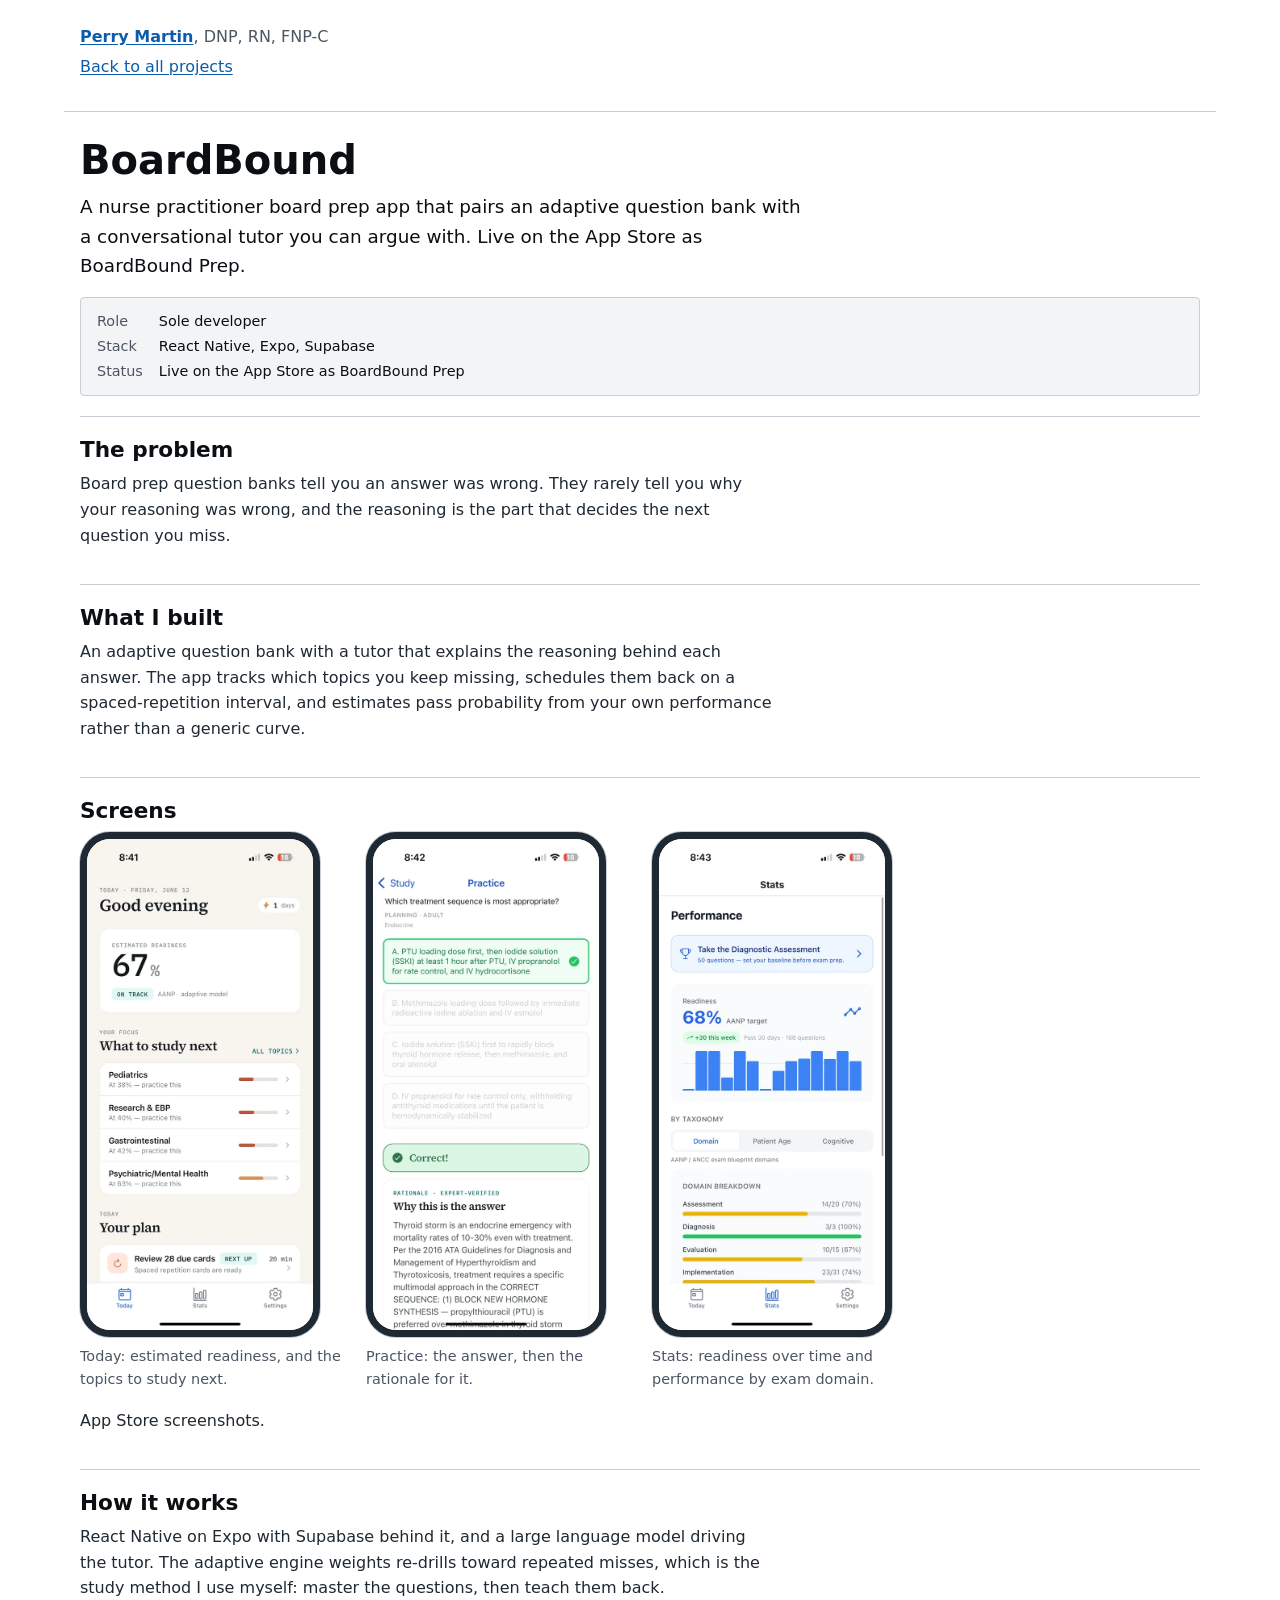
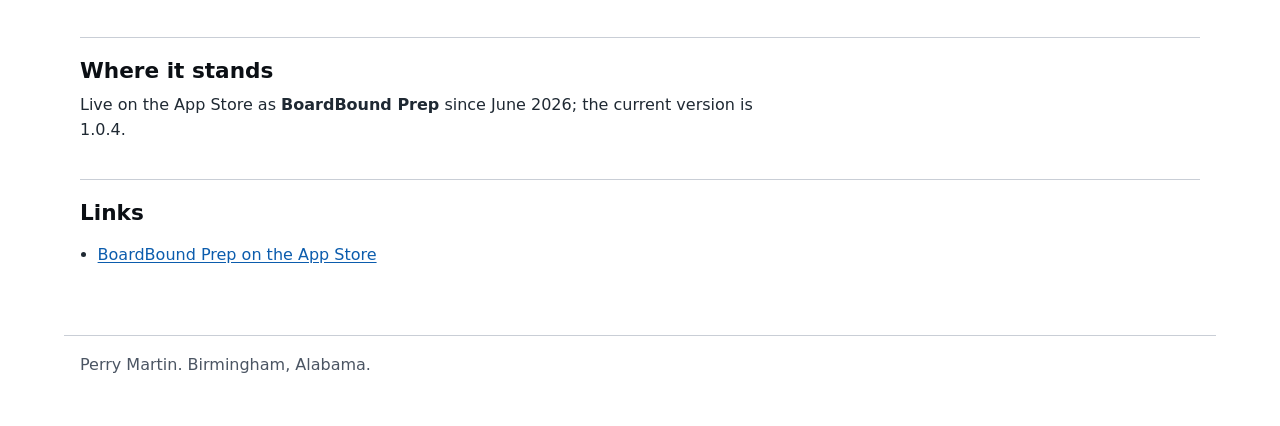
<file: projects/boardbound/index.html>
<!doctype html>
<html lang="en">
<head>
<meta charset="utf-8">
<meta name="viewport" content="width=device-width, initial-scale=1">
<title>BoardBound | Perry Martin</title>
<meta name="description" content="BoardBound Prep: a nurse practitioner board prep app pairing an adaptive question bank with a conversational tutor.">
<!--
  Case-study page (SPEC section 13). Static: no script, the shared stylesheet,
  every word in this file. Every factual claim has a row in CLAIMS.md.
  House style: no em-dashes, no en-dashes.
-->
<link rel="stylesheet" href="../../styles.css">
</head>

<body>

<a class="skip" href="#content">Skip to content</a>

<header class="identity">
  <p class="crumb"><a href="../../">Perry Martin</a><span class="creds">, DNP, RN, FNP-C</span></p>
  <p><a href="../../#boardbound">Back to all projects</a></p>
</header>

<main id="content" class="case-study">
  <h1>BoardBound</h1>
  <p class="lede">
    A nurse practitioner board prep app that pairs an adaptive question bank with a conversational
    tutor you can argue with. Live on the App Store as BoardBound Prep.
  </p>

  <dl class="meta">
    <dt>Role</dt><dd>Sole developer</dd>
    <dt>Stack</dt><dd>React Native, Expo, Supabase</dd>
    <dt>Status</dt><dd>Live on the App Store as BoardBound Prep</dd>
  </dl>

  <section aria-labelledby="problem-h">
    <h2 id="problem-h">The problem</h2>
    <p>
      Board prep question banks tell you an answer was wrong. They rarely tell you why your
      reasoning was wrong, and the reasoning is the part that decides the next question you miss.
    </p>
  </section>

  <section aria-labelledby="built-h">
    <h2 id="built-h">What I built</h2>
    <p>
      An adaptive question bank with a tutor that explains the reasoning behind each answer. The app
      tracks which topics you keep missing, schedules them back on a spaced-repetition interval, and
      estimates pass probability from your own performance rather than a generic curve.
    </p>
  </section>

  <section aria-labelledby="screens-h">
    <h2 id="screens-h">Screens</h2>
    <div class="gallery">
      <figure class="shot phone">
        <img src="../../img/boardbound-today.webp" width="560" height="1217"
             alt="BoardBound Prep Today screen showing an estimated readiness of 67 percent and a list of topics to study next.">
        <figcaption>Today: estimated readiness, and the topics to study next.</figcaption>
      </figure>
      <figure class="shot phone">
        <img src="../../img/boardbound-rationale.webp" width="560" height="1217"
             alt="BoardBound Prep practice question on thyroid storm treatment, with the correct answer marked and the rationale below it.">
        <figcaption>Practice: the answer, then the rationale for it.</figcaption>
      </figure>
      <figure class="shot phone">
        <img src="../../img/boardbound-stats.webp" width="560" height="1217"
             alt="BoardBound Prep statistics screen showing readiness over time and a breakdown of performance by exam domain.">
        <figcaption>Stats: readiness over time and performance by exam domain.</figcaption>
      </figure>
    </div>
    <p>App Store screenshots.</p>
  </section>

  <section aria-labelledby="how-h">
    <h2 id="how-h">How it works</h2>
    <p>
      React Native on Expo with Supabase behind it, and a large language model driving the tutor.
      The adaptive engine weights re-drills toward repeated misses, which is the study method I use
      myself: master the questions, then teach them back.
    </p>
  </section>

  <section aria-labelledby="stands-h">
    <h2 id="stands-h">Where it stands</h2>
    <p>
      Live on the App Store as <strong>BoardBound Prep</strong> since June 2026; the current version
      is 1.0.4.
    </p>
  </section>

  <section aria-labelledby="links-h">
    <h2 id="links-h">Links</h2>
    <ul class="links">
      <li><a href="https://apps.apple.com/us/app/boardbound-prep/id6761675393">BoardBound Prep on the App Store</a></li>
    </ul>
  </section>
</main>

<footer>
  <p>Perry Martin. Birmingham, Alabama.</p>
</footer>

</body>
</html>
</file>
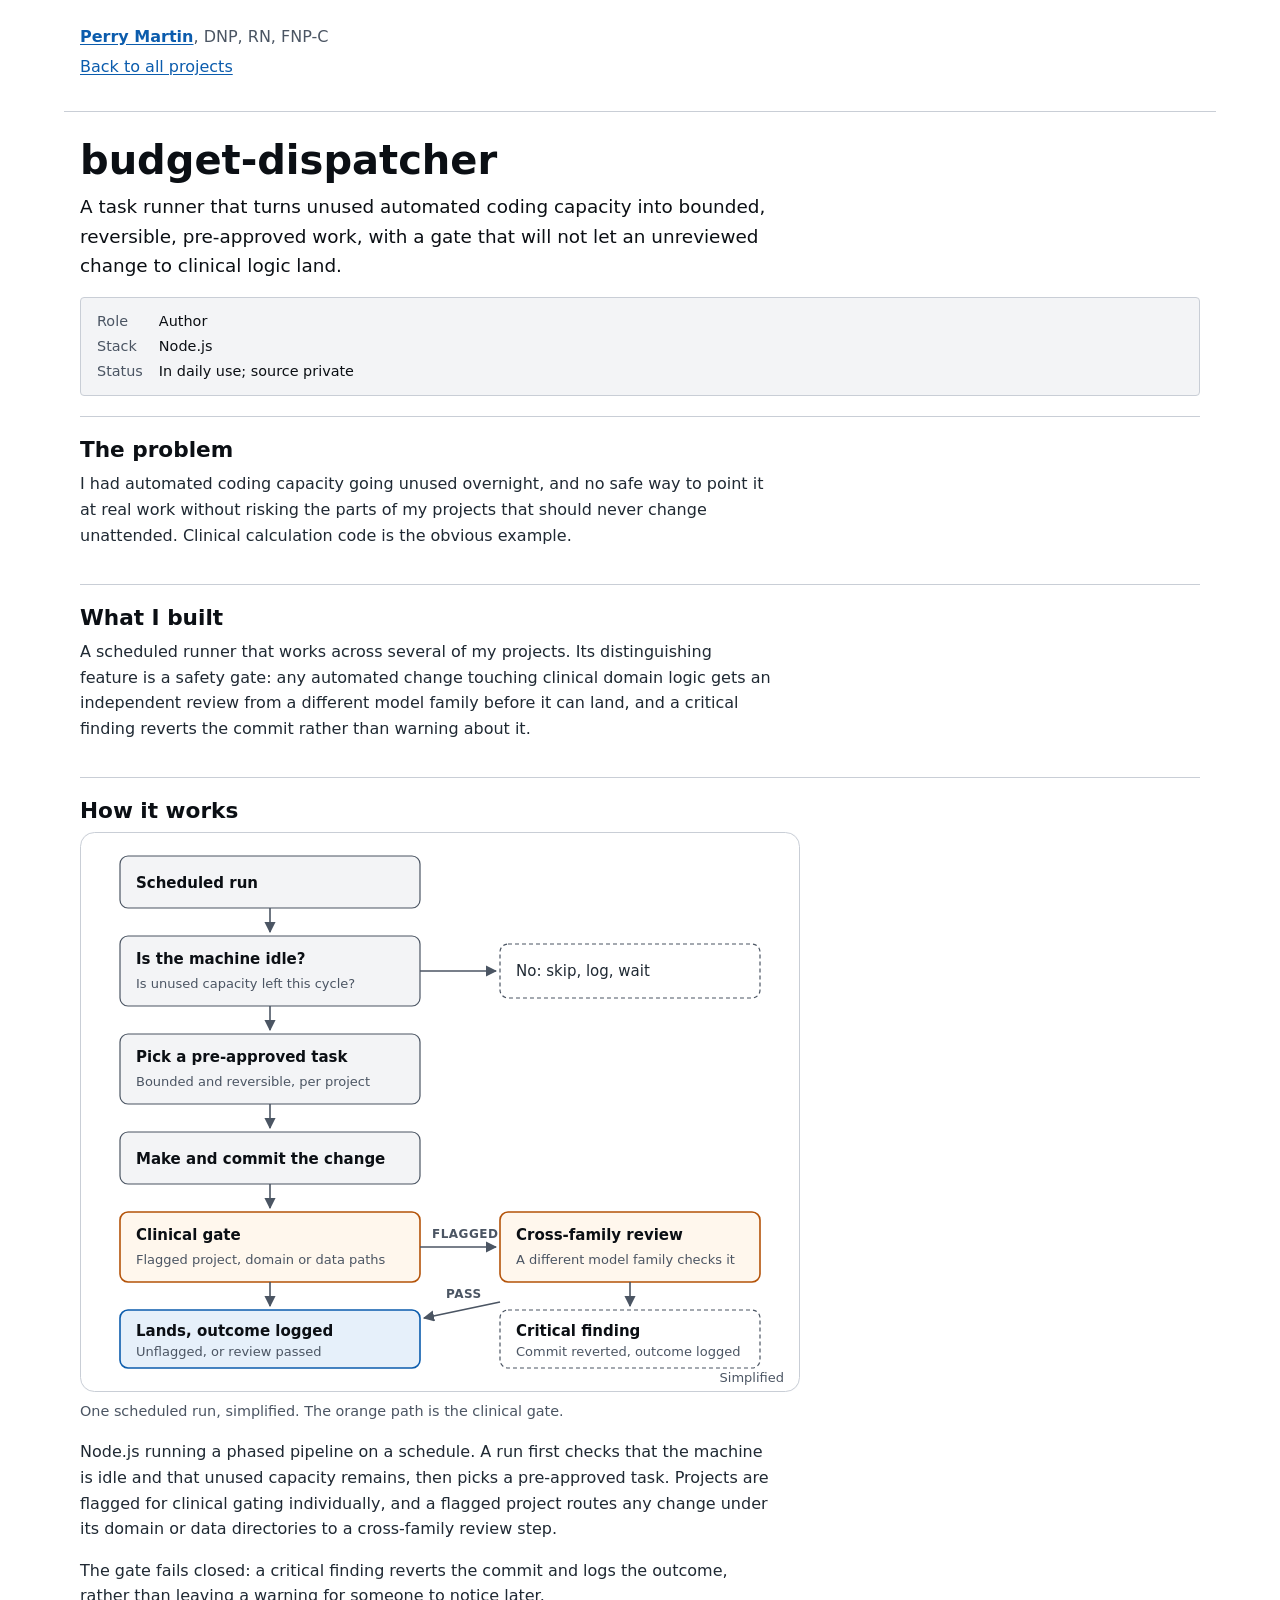
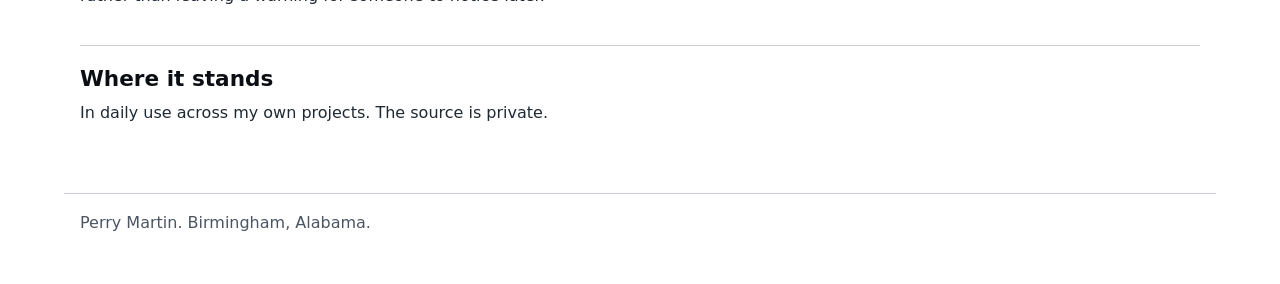
<file: projects/budget-dispatcher/index.html>
<!doctype html>
<html lang="en">
<head>
<meta charset="utf-8">
<meta name="viewport" content="width=device-width, initial-scale=1">
<title>budget-dispatcher | Perry Martin</title>
<meta name="description" content="budget-dispatcher: a task runner that turns unused automated coding capacity into bounded, reversible work, with a fail-closed gate on clinical logic.">
<!--
  Case-study page (SPEC section 13). Static: no script, the shared stylesheet,
  every word in this file. Every factual claim has a row in CLAIMS.md.
  The repository is private, so this page carries no source link.
  House style: no em-dashes, no en-dashes.
-->
<link rel="stylesheet" href="../../styles.css">
</head>

<body>

<a class="skip" href="#content">Skip to content</a>

<header class="identity">
  <p class="crumb"><a href="../../">Perry Martin</a><span class="creds">, DNP, RN, FNP-C</span></p>
  <p><a href="../../#budget-dispatcher">Back to all projects</a></p>
</header>

<main id="content" class="case-study">
  <h1>budget-dispatcher</h1>
  <p class="lede">
    A task runner that turns unused automated coding capacity into bounded, reversible,
    pre-approved work, with a gate that will not let an unreviewed change to clinical logic land.
  </p>

  <dl class="meta">
    <dt>Role</dt><dd>Author</dd>
    <dt>Stack</dt><dd>Node.js</dd>
    <dt>Status</dt><dd>In daily use; source private</dd>
  </dl>

  <section aria-labelledby="problem-h">
    <h2 id="problem-h">The problem</h2>
    <p>
      I had automated coding capacity going unused overnight, and no safe way to point it at real
      work without risking the parts of my projects that should never change unattended. Clinical
      calculation code is the obvious example.
    </p>
  </section>

  <section aria-labelledby="built-h">
    <h2 id="built-h">What I built</h2>
    <p>
      A scheduled runner that works across several of my projects. Its distinguishing feature is a
      safety gate: any automated change touching clinical domain logic gets an independent review
      from a different model family before it can land, and a critical finding reverts the commit
      rather than warning about it.
    </p>
  </section>

  <section aria-labelledby="how-h">
    <h2 id="how-h">How it works</h2>
    <figure class="shot diagram">
      <img src="../../img/budget-dispatcher-flow.svg" width="720" height="560"
           alt="Flow diagram of one budget-dispatcher run: idle and capacity checks, a pre-approved task, a committed change, and a clinical gate that sends flagged changes to a cross-family review, where a critical finding reverts the commit.">
      <figcaption>One scheduled run, simplified. The orange path is the clinical gate.</figcaption>
    </figure>
    <p>
      Node.js running a phased pipeline on a schedule. A run first checks that the machine is idle
      and that unused capacity remains, then picks a pre-approved task. Projects are flagged for
      clinical gating individually, and a flagged project routes any change under its domain or data
      directories to a cross-family review step.
    </p>
    <p>
      The gate fails closed: a critical finding reverts the commit and logs the outcome, rather
      than leaving a warning for someone to notice later.
    </p>
  </section>

  <section aria-labelledby="stands-h">
    <h2 id="stands-h">Where it stands</h2>
    <p>
      In daily use across my own projects. The source is private.
    </p>
  </section>
</main>

<footer>
  <p>Perry Martin. Birmingham, Alabama.</p>
</footer>

</body>
</html>
</file>
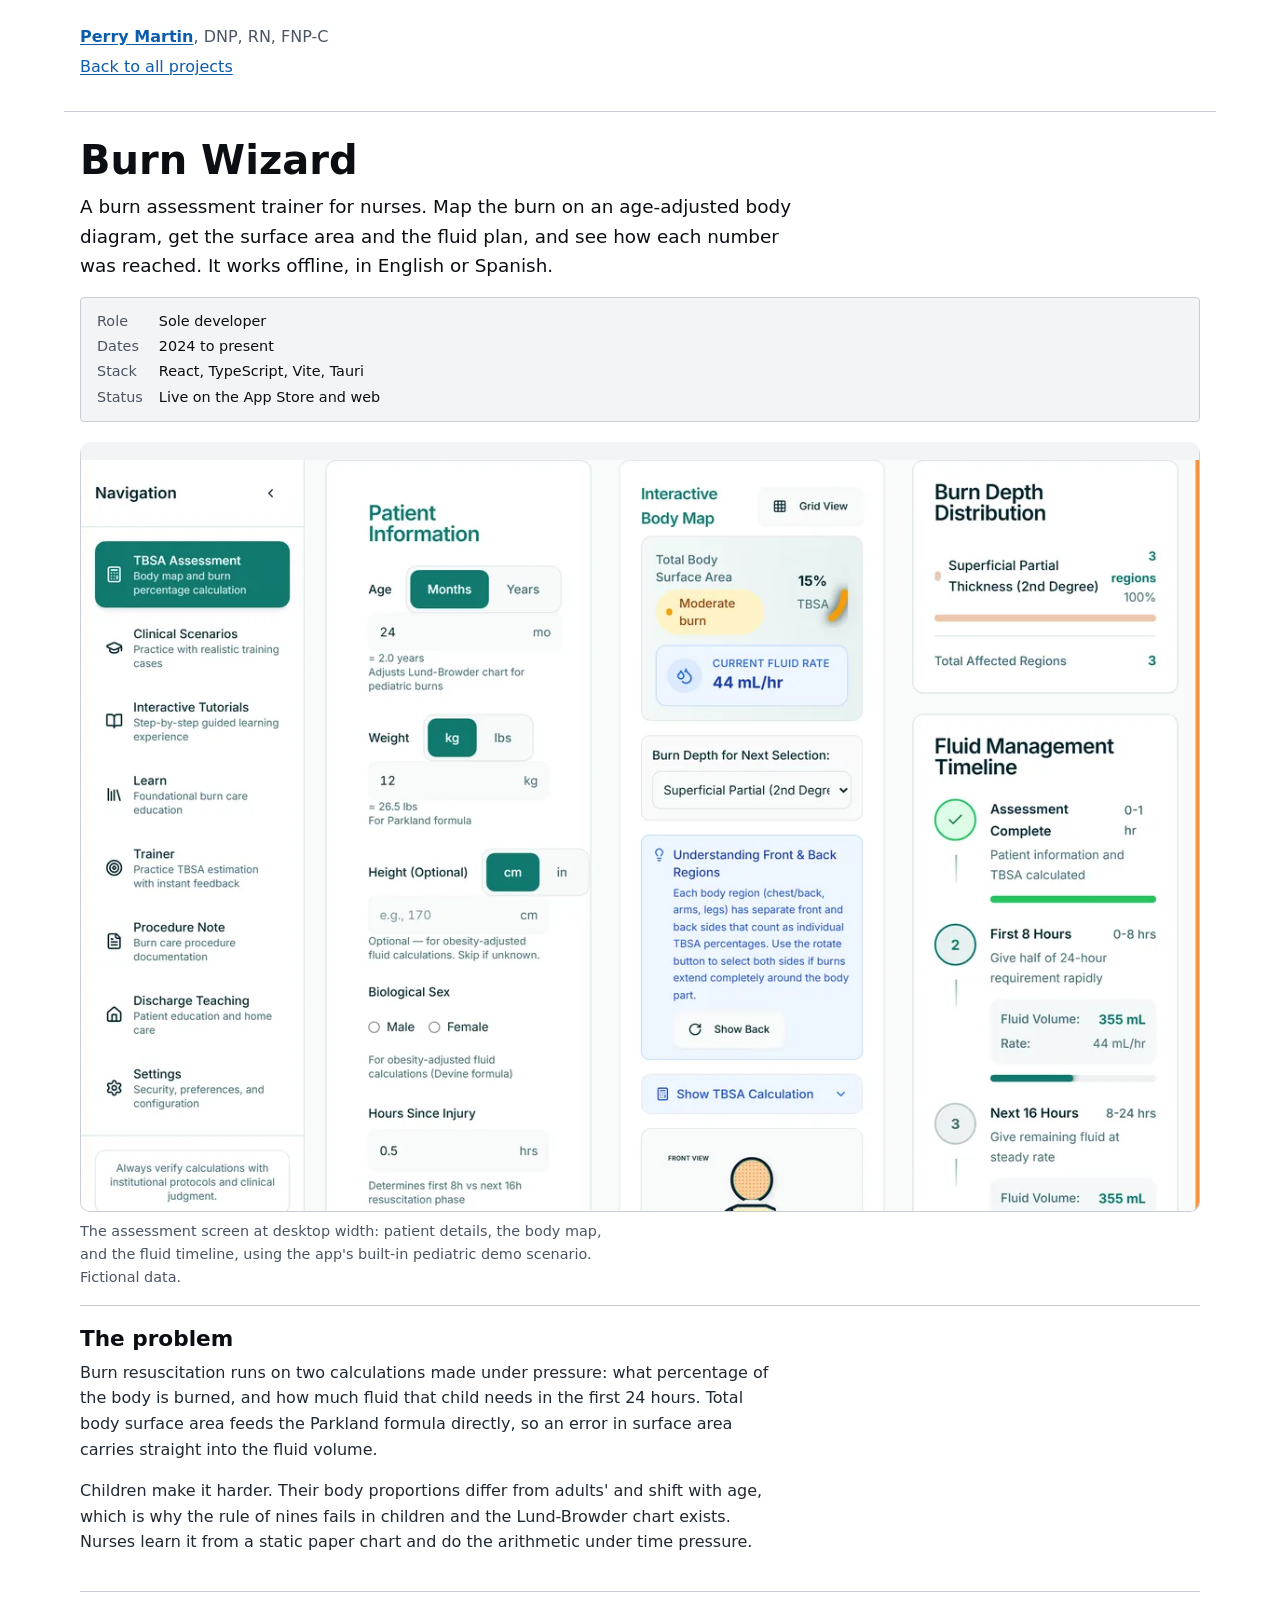
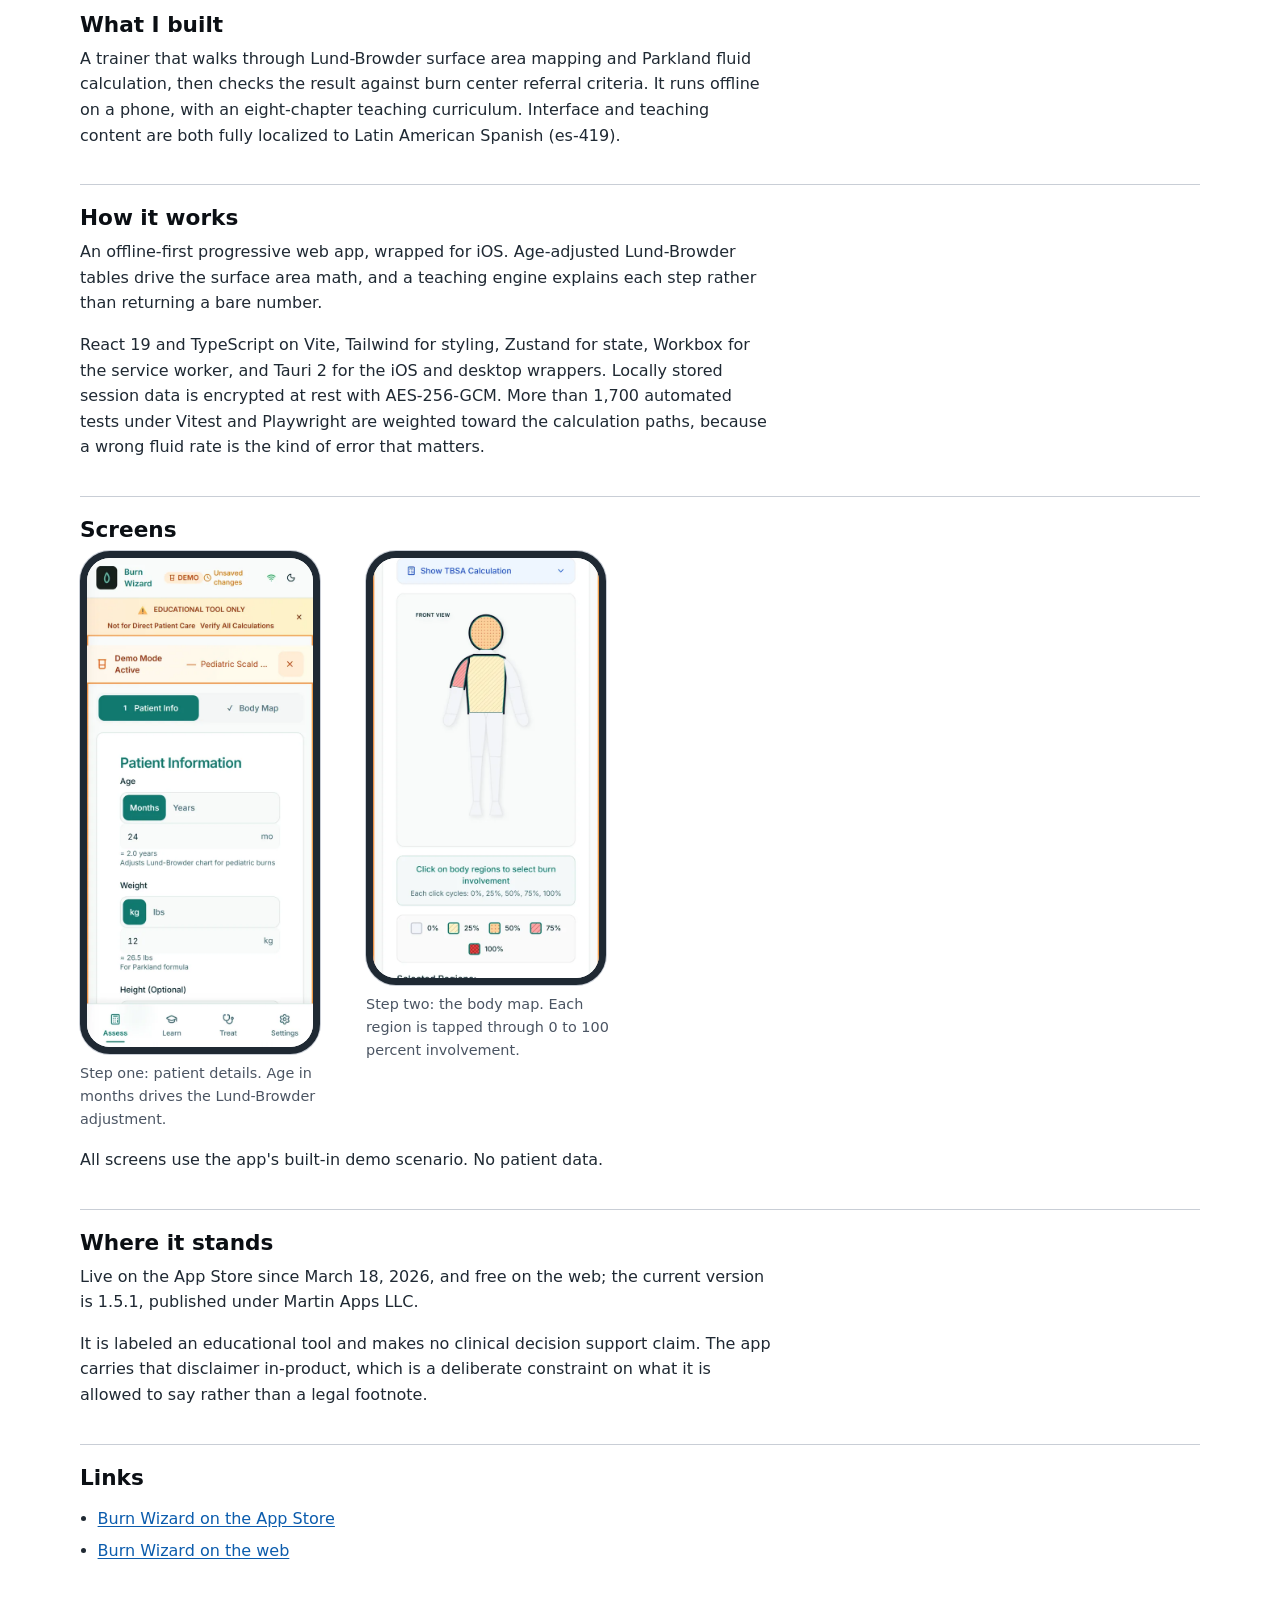
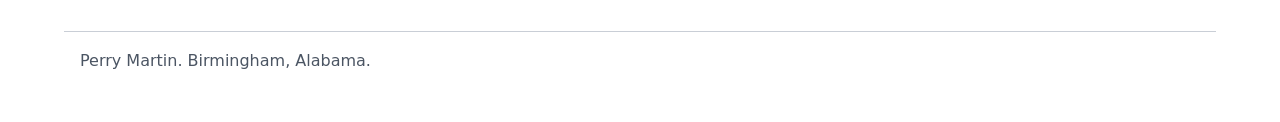
<file: projects/burn-wizard/index.html>
<!doctype html>
<html lang="en">
<head>
<meta charset="utf-8">
<meta name="viewport" content="width=device-width, initial-scale=1">
<title>Burn Wizard | Perry Martin</title>
<meta name="description" content="Burn Wizard: a burn assessment trainer for Lund-Browder surface area mapping and Parkland fluid calculation. Offline, in English and Spanish.">
<!--
  Case-study page (SPEC section 13). Static: no script, the shared stylesheet,
  every word in this file. Every factual claim has a row in CLAIMS.md.
  House style: no em-dashes, no en-dashes.
-->
<link rel="stylesheet" href="../../styles.css">
</head>

<body>

<a class="skip" href="#content">Skip to content</a>

<header class="identity">
  <p class="crumb"><a href="../../">Perry Martin</a><span class="creds">, DNP, RN, FNP-C</span></p>
  <p><a href="../../#burn-wizard">Back to all projects</a></p>
</header>

<main id="content" class="case-study">
  <h1>Burn Wizard</h1>
  <p class="lede">
    A burn assessment trainer for nurses. Map the burn on an age-adjusted body diagram, get the
    surface area and the fluid plan, and see how each number was reached. It works offline, in
    English or Spanish.
  </p>

  <dl class="meta">
    <dt>Role</dt><dd>Sole developer</dd>
    <dt>Dates</dt><dd>2024 to present</dd>
    <dt>Stack</dt><dd>React, TypeScript, Vite, Tauri</dd>
    <dt>Status</dt><dd>Live on the App Store and web</dd>
  </dl>

  <figure class="shot browser">
    <img src="../../img/burn-wizard-desktop.webp" width="1200" height="806"
         alt="Burn Wizard at desktop width: patient information on the left, the interactive body map with a 15 percent surface area total and fluid rate in the middle, and the fluid management timeline on the right.">
    <figcaption>
      The assessment screen at desktop width: patient details, the body map, and the fluid
      timeline, using the app's built-in pediatric demo scenario. Fictional data.
    </figcaption>
  </figure>

  <section aria-labelledby="problem-h">
    <h2 id="problem-h">The problem</h2>
    <p>
      Burn resuscitation runs on two calculations made under pressure: what percentage of the body
      is burned, and how much fluid that child needs in the first 24 hours. Total body surface area
      feeds the Parkland formula directly, so an error in surface area carries straight into the
      fluid volume.
    </p>
    <p>
      Children make it harder. Their body proportions differ from adults' and shift with age, which
      is why the rule of nines fails in children and the Lund-Browder chart exists. Nurses learn it
      from a static paper chart and do the arithmetic under time pressure.
    </p>
  </section>

  <section aria-labelledby="built-h">
    <h2 id="built-h">What I built</h2>
    <p>
      A trainer that walks through Lund-Browder surface area mapping and Parkland fluid calculation,
      then checks the result against burn center referral criteria. It runs offline on a phone, with
      an eight-chapter teaching curriculum. Interface and teaching content are both fully localized
      to Latin American Spanish (es-419).
    </p>
  </section>

  <section aria-labelledby="how-h">
    <h2 id="how-h">How it works</h2>
    <p>
      An offline-first progressive web app, wrapped for iOS. Age-adjusted Lund-Browder tables drive
      the surface area math, and a teaching engine explains each step rather than returning a bare
      number.
    </p>
    <p>
      React 19 and TypeScript on Vite, Tailwind for styling, Zustand for state, Workbox for the
      service worker, and Tauri 2 for the iOS and desktop wrappers. Locally stored session data is
      encrypted at rest with AES-256-GCM. More than 1,700 automated tests under Vitest and
      Playwright are weighted toward the calculation paths, because a wrong fluid rate is the kind
      of error that matters.
    </p>
  </section>

  <section aria-labelledby="screens-h">
    <h2 id="screens-h">Screens</h2>
    <div class="gallery">
      <figure class="shot phone">
        <img src="../../img/burn-wizard-patient.webp" width="560" height="1212"
             alt="Burn Wizard patient information step on a phone, with age entered in months and weight in kilograms, and a demo mode banner.">
        <figcaption>Step one: patient details. Age in months drives the Lund-Browder adjustment.</figcaption>
      </figure>
      <figure class="shot phone">
        <img src="../../img/burn-wizard-map.webp" width="560" height="1041"
             alt="Burn Wizard body map on a phone, showing a child figure with the head, chest, and right upper arm marked as burned.">
        <figcaption>Step two: the body map. Each region is tapped through 0 to 100 percent involvement.</figcaption>
      </figure>
    </div>
    <p>All screens use the app's built-in demo scenario. No patient data.</p>
  </section>

  <section aria-labelledby="stands-h">
    <h2 id="stands-h">Where it stands</h2>
    <p>
      Live on the App Store since March 18, 2026, and free on the web; the current version is 1.5.1,
      published under Martin Apps LLC.
    </p>
    <p>
      It is labeled an educational tool and makes no clinical decision support claim. The app
      carries that disclaimer in-product, which is a deliberate constraint on what it is allowed to
      say rather than a legal footnote.
    </p>
  </section>

  <section aria-labelledby="links-h">
    <h2 id="links-h">Links</h2>
    <ul class="links">
      <li><a href="https://apps.apple.com/us/app/burn-wizard/id6760600512">Burn Wizard on the App Store</a></li>
      <li><a href="https://burn-wizard-web.netlify.app/">Burn Wizard on the web</a></li>
    </ul>
  </section>
</main>

<footer>
  <p>Perry Martin. Birmingham, Alabama.</p>
</footer>

</body>
</html>
</file>
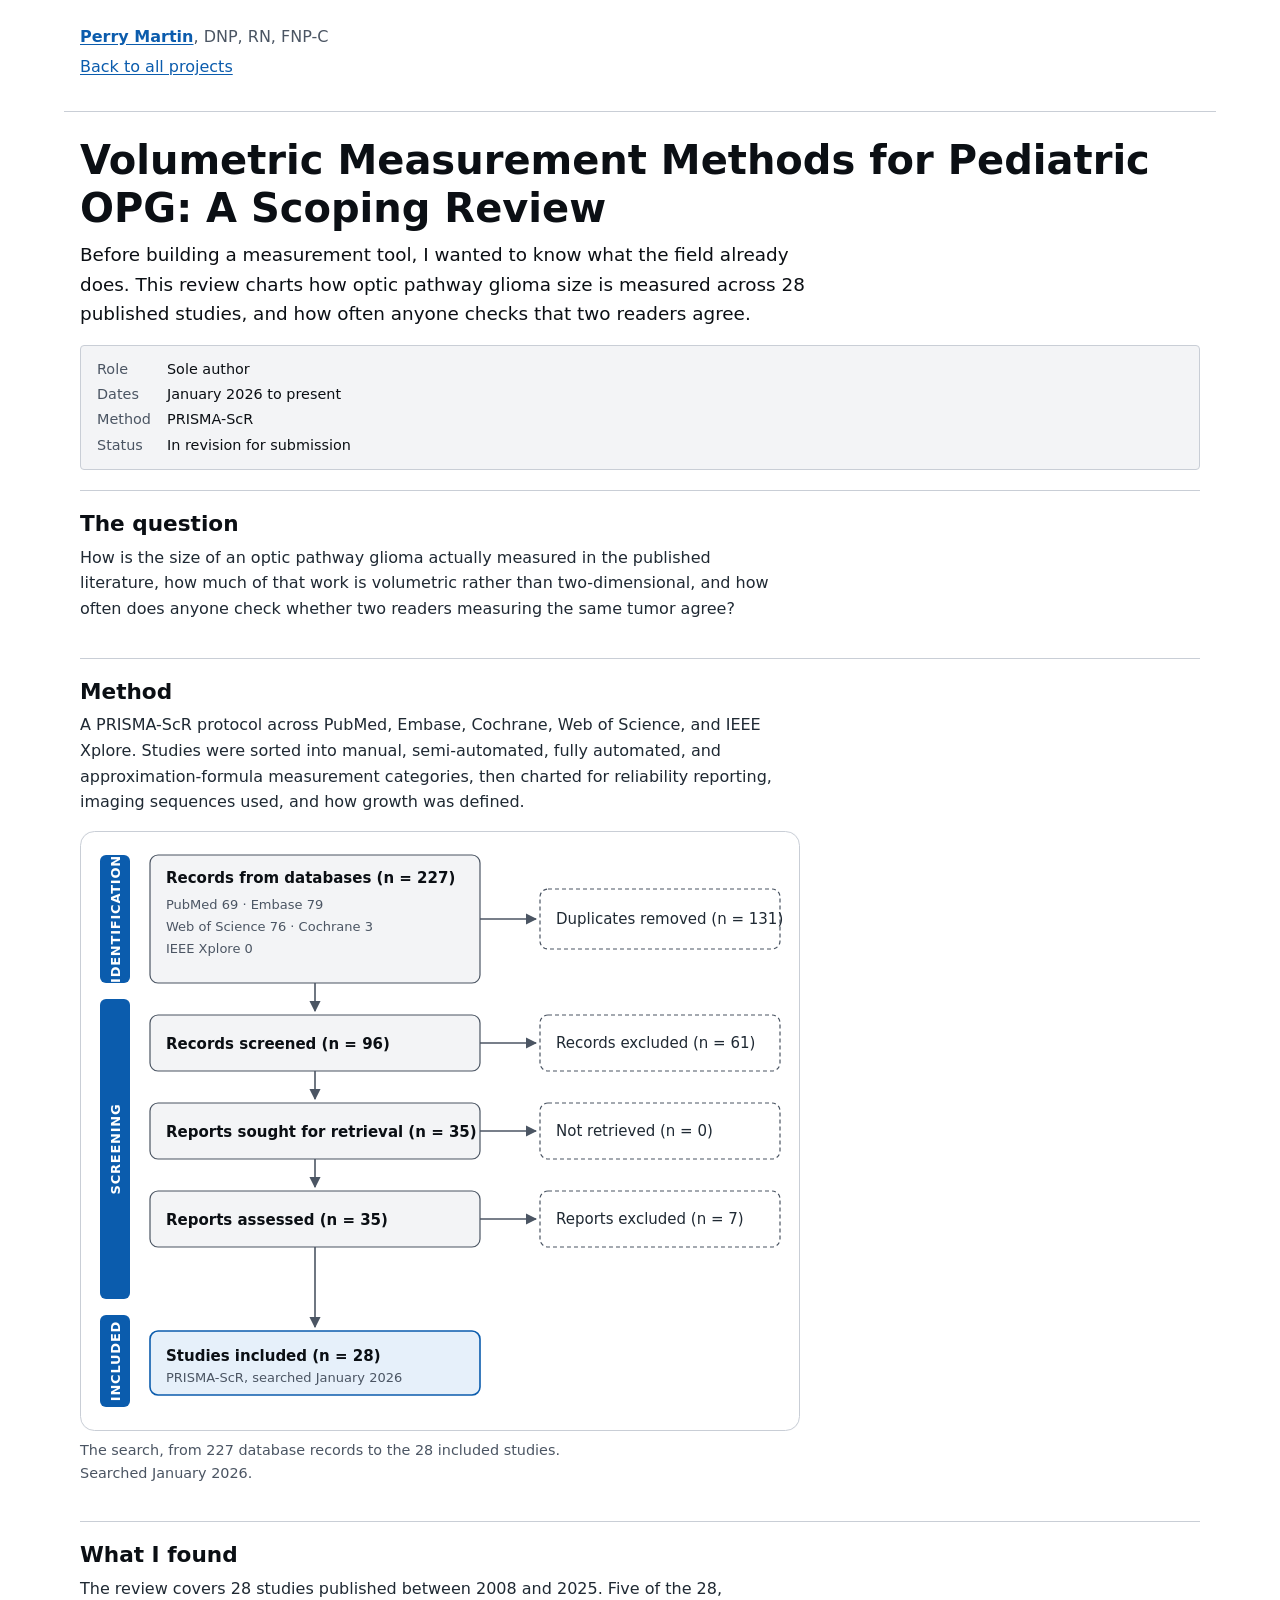
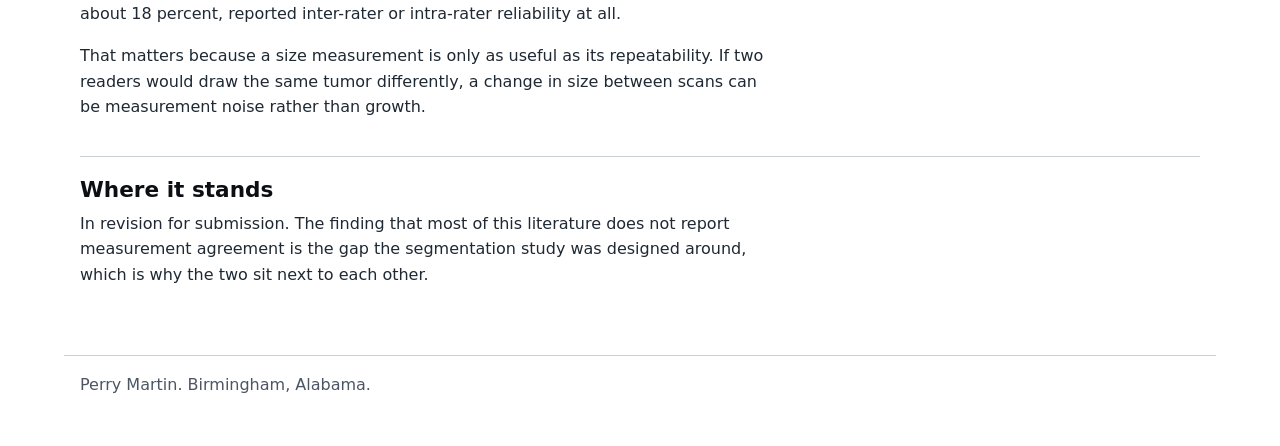
<file: projects/scoping-review/index.html>
<!doctype html>
<html lang="en">
<head>
<meta charset="utf-8">
<meta name="viewport" content="width=device-width, initial-scale=1">
<title>OPG Scoping Review | Perry Martin</title>
<meta name="description" content="A scoping review of how optic pathway glioma size is measured in the published literature, following PRISMA-ScR.">
<!--
  Case-study page (SPEC section 13). Static: no script, the shared stylesheet,
  every word in this file. Every factual claim has a row in CLAIMS.md.
  House style: no em-dashes, no en-dashes.
-->
<link rel="stylesheet" href="../../styles.css">
</head>

<body>

<a class="skip" href="#content">Skip to content</a>

<header class="identity">
  <p class="crumb"><a href="../../">Perry Martin</a><span class="creds">, DNP, RN, FNP-C</span></p>
  <p><a href="../../#scoping-review">Back to all projects</a></p>
</header>

<main id="content" class="case-study">
  <h1>Volumetric Measurement Methods for Pediatric OPG: A Scoping Review</h1>
  <p class="lede">
    Before building a measurement tool, I wanted to know what the field already does. This review
    charts how optic pathway glioma size is measured across 28 published studies, and how often
    anyone checks that two readers agree.
  </p>

  <dl class="meta">
    <dt>Role</dt><dd>Sole author</dd>
    <dt>Dates</dt><dd>January 2026 to present</dd>
    <dt>Method</dt><dd>PRISMA-ScR</dd>
    <dt>Status</dt><dd>In revision for submission</dd>
  </dl>

  <section aria-labelledby="question-h">
    <h2 id="question-h">The question</h2>
    <p>
      How is the size of an optic pathway glioma actually measured in the published literature, how
      much of that work is volumetric rather than two-dimensional, and how often does anyone check
      whether two readers measuring the same tumor agree?
    </p>
  </section>

  <section aria-labelledby="method-h">
    <h2 id="method-h">Method</h2>
    <p>
      A PRISMA-ScR protocol across PubMed, Embase, Cochrane, Web of Science, and IEEE Xplore.
      Studies were sorted into manual, semi-automated, fully automated, and approximation-formula
      measurement categories, then charted for reliability reporting, imaging sequences used, and
      how growth was defined.
    </p>
    <figure class="shot diagram">
      <img src="../../img/scoping-review-prisma.svg" width="720" height="600"
           alt="PRISMA flow diagram: 227 database records, 131 duplicates removed, 96 screened with 61 excluded, 35 reports assessed with 7 excluded, and 28 studies included.">
      <figcaption>
        The search, from 227 database records to the 28 included studies. Searched January 2026.
      </figcaption>
    </figure>
  </section>

  <section aria-labelledby="found-h">
    <h2 id="found-h">What I found</h2>
    <p>
      The review covers 28 studies published between 2008 and 2025. Five of the 28, about 18
      percent, reported inter-rater or intra-rater reliability at all.
    </p>
    <p>
      That matters because a size measurement is only as useful as its repeatability. If two
      readers would draw the same tumor differently, a change in size between scans can be
      measurement noise rather than growth.
    </p>
  </section>

  <section aria-labelledby="stands-h">
    <h2 id="stands-h">Where it stands</h2>
    <p>
      In revision for submission. The finding that most of this literature does not report
      measurement agreement is the gap the segmentation study was designed around, which is why the
      two sit next to each other.
    </p>
  </section>
</main>

<footer>
  <p>Perry Martin. Birmingham, Alabama.</p>
</footer>

</body>
</html>
</file>
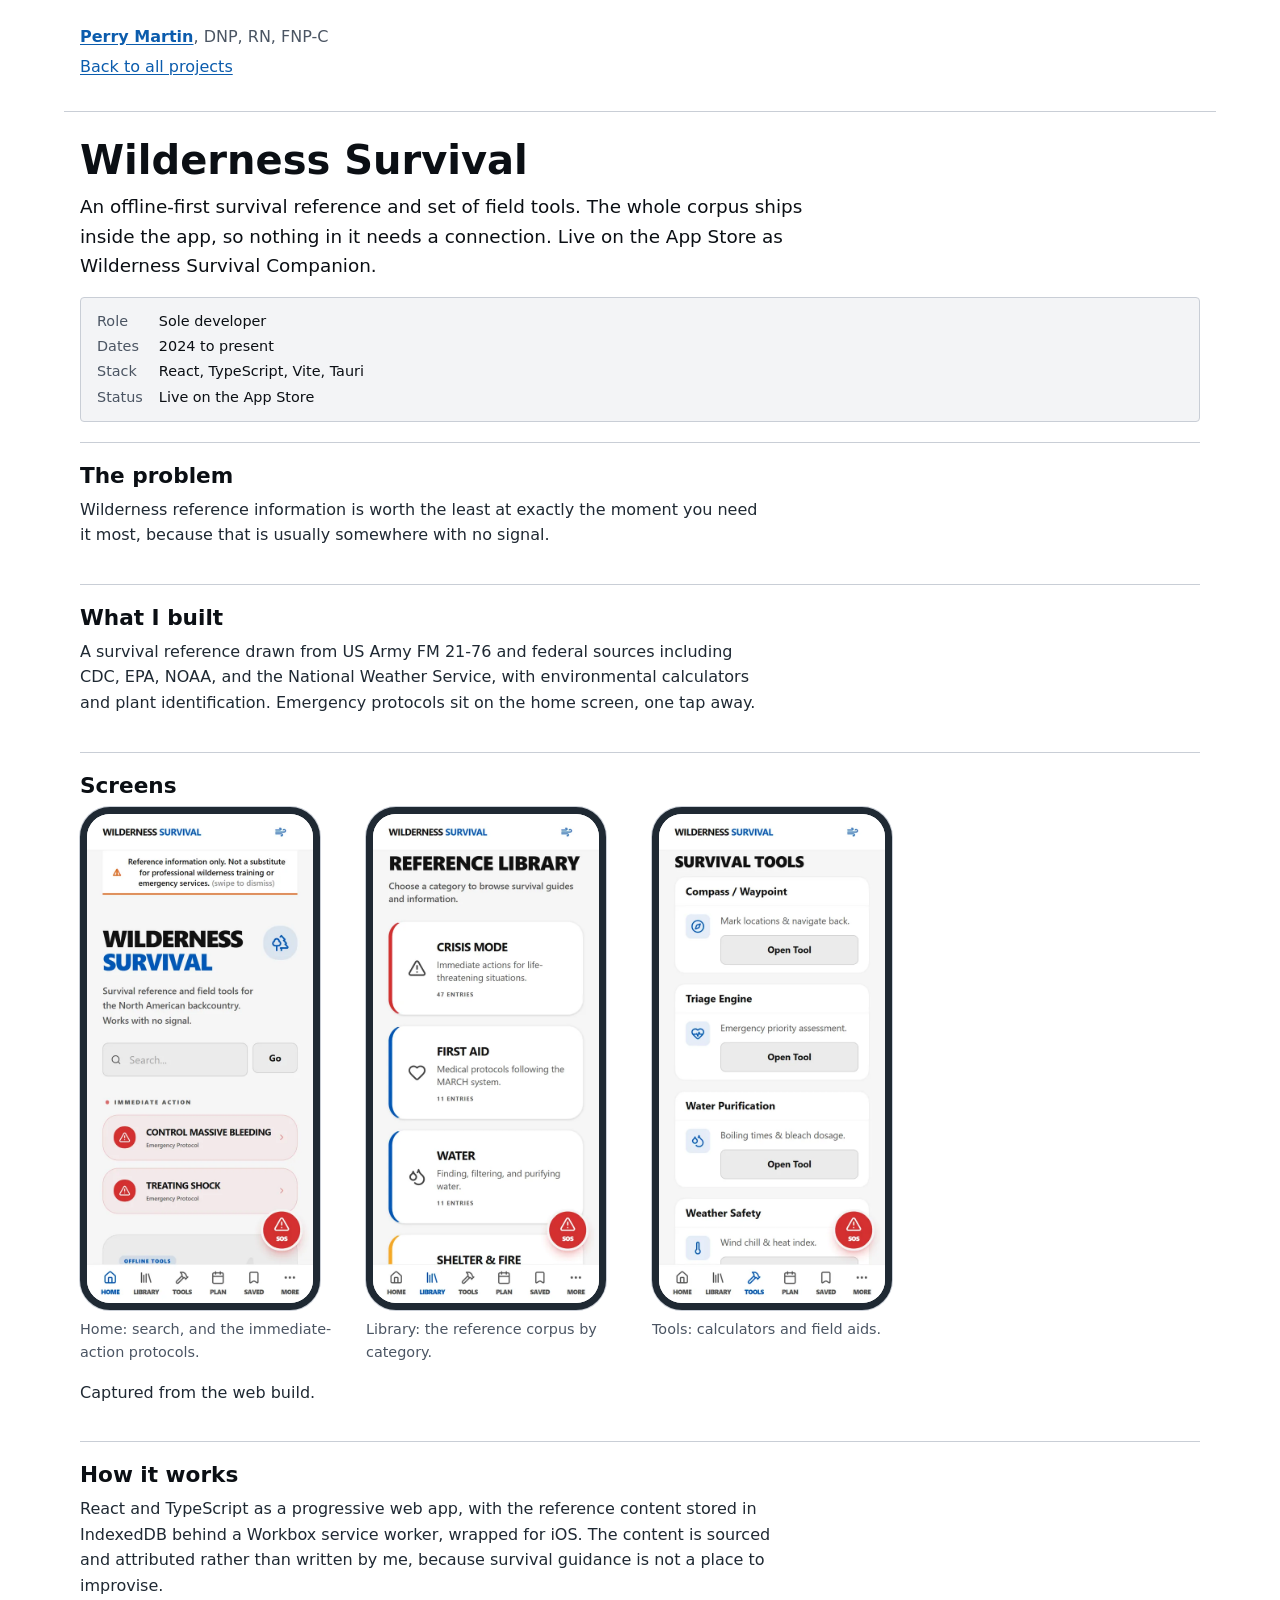
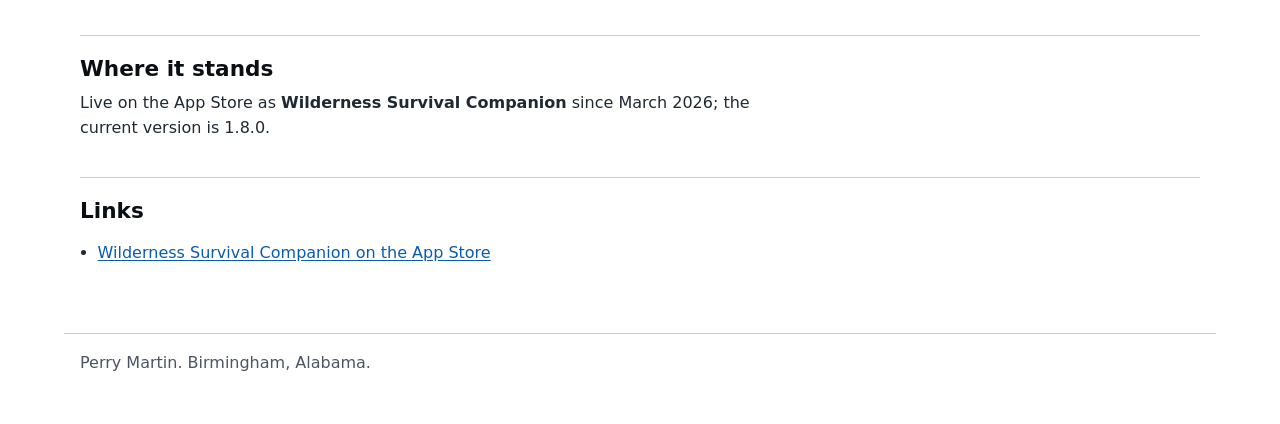
<file: projects/wilderness/index.html>
<!doctype html>
<html lang="en">
<head>
<meta charset="utf-8">
<meta name="viewport" content="width=device-width, initial-scale=1">
<title>Wilderness Survival | Perry Martin</title>
<meta name="description" content="Wilderness Survival Companion: an offline-first survival reference drawn from US Army FM 21-76 and federal sources, with field tools.">
<!--
  Case-study page (SPEC section 13). Static: no script, the shared stylesheet,
  every word in this file. Every factual claim has a row in CLAIMS.md.
  House style: no em-dashes, no en-dashes.
-->
<link rel="stylesheet" href="../../styles.css">
</head>

<body>

<a class="skip" href="#content">Skip to content</a>

<header class="identity">
  <p class="crumb"><a href="../../">Perry Martin</a><span class="creds">, DNP, RN, FNP-C</span></p>
  <p><a href="../../#wilderness">Back to all projects</a></p>
</header>

<main id="content" class="case-study">
  <h1>Wilderness Survival</h1>
  <p class="lede">
    An offline-first survival reference and set of field tools. The whole corpus ships inside the
    app, so nothing in it needs a connection. Live on the App Store as Wilderness Survival Companion.
  </p>

  <dl class="meta">
    <dt>Role</dt><dd>Sole developer</dd>
    <dt>Dates</dt><dd>2024 to present</dd>
    <dt>Stack</dt><dd>React, TypeScript, Vite, Tauri</dd>
    <dt>Status</dt><dd>Live on the App Store</dd>
  </dl>

  <section aria-labelledby="problem-h">
    <h2 id="problem-h">The problem</h2>
    <p>
      Wilderness reference information is worth the least at exactly the moment you need it most,
      because that is usually somewhere with no signal.
    </p>
  </section>

  <section aria-labelledby="built-h">
    <h2 id="built-h">What I built</h2>
    <p>
      A survival reference drawn from US Army FM 21-76 and federal sources including CDC, EPA, NOAA,
      and the National Weather Service, with environmental calculators and plant identification.
      Emergency protocols sit on the home screen, one tap away.
    </p>
  </section>

  <section aria-labelledby="screens-h">
    <h2 id="screens-h">Screens</h2>
    <div class="gallery">
      <figure class="shot phone">
        <img src="../../img/wilderness-home.webp" width="560" height="1212"
             alt="Wilderness Survival home screen with a search box and two emergency protocols: control massive bleeding and treating shock.">
        <figcaption>Home: search, and the immediate-action protocols.</figcaption>
      </figure>
      <figure class="shot phone">
        <img src="../../img/wilderness-library.webp" width="560" height="1212"
             alt="Wilderness Survival reference library listing categories including crisis mode, first aid, water, and shelter and fire, each with an entry count.">
        <figcaption>Library: the reference corpus by category.</figcaption>
      </figure>
      <figure class="shot phone">
        <img src="../../img/wilderness-tools.webp" width="560" height="1212"
             alt="Wilderness Survival tools screen listing a compass and waypoint tool, a triage engine, water purification, and weather safety.">
        <figcaption>Tools: calculators and field aids.</figcaption>
      </figure>
    </div>
    <p>Captured from the web build.</p>
  </section>

  <section aria-labelledby="how-h">
    <h2 id="how-h">How it works</h2>
    <p>
      React and TypeScript as a progressive web app, with the reference content stored in IndexedDB
      behind a Workbox service worker, wrapped for iOS. The content is sourced and attributed rather
      than written by me, because survival guidance is not a place to improvise.
    </p>
  </section>

  <section aria-labelledby="stands-h">
    <h2 id="stands-h">Where it stands</h2>
    <p>
      Live on the App Store as <strong>Wilderness Survival Companion</strong> since March 2026; the
      current version is 1.8.0.
    </p>
  </section>

  <section aria-labelledby="links-h">
    <h2 id="links-h">Links</h2>
    <ul class="links">
      <li><a href="https://apps.apple.com/us/app/wilderness-survival-companion/id6760920427">Wilderness Survival Companion on the App Store</a></li>
    </ul>
  </section>
</main>

<footer>
  <p>Perry Martin. Birmingham, Alabama.</p>
</footer>

</body>
</html>
</file>
<file: styles.css>
/* styles.css: theming, document layout, and the viewer layout.
 * Without JavaScript this is a clean one-column document. With it, viewer.js
 * adds .viewer-mode and the grid below takes over. */

:root {
  --ground: #ffffff;
  --panel: #f3f4f6;
  --ink: #0b0f14;
  --body: #1f2933;
  --muted: #4b5563;
  --hairline: #c9ced6;
  --accent: #0b5cad;
  --accent-ink: #ffffff;
  --focus: #b45309;
  color-scheme: light;
}

@media (prefers-color-scheme: dark) {
  :root:not([data-theme="light"]) {
    --ground: #0b0f14;
    --panel: #151b23;
    --ink: #f3f4f6;
    --body: #d5dae1;
    --muted: #aab2bd;
    --hairline: #2f3945;
    --accent: #6cb2f2;
    --accent-ink: #0b0f14;
    --focus: #fbbf24;
    color-scheme: dark;
  }
}

:root[data-theme="dark"] {
  --ground: #0b0f14;
  --panel: #151b23;
  --ink: #f3f4f6;
  --body: #d5dae1;
  --muted: #aab2bd;
  --hairline: #2f3945;
  --accent: #6cb2f2;
  --accent-ink: #0b0f14;
  --focus: #fbbf24;
  color-scheme: dark;
}

*, *::before, *::after { box-sizing: border-box; }

[hidden] { display: none !important; }

html { -webkit-text-size-adjust: 100%; }

body {
  margin: 0;
  background: var(--ground);
  color: var(--body);
  font: 1rem/1.6 system-ui, -apple-system, "Segoe UI", Roboto, "Helvetica Neue", Arial, sans-serif;
  overflow-wrap: break-word;
}

h1, h2, h3 { color: var(--ink); line-height: 1.2; margin: 0 0 .5rem; }
h1 { font-size: clamp(1.75rem, 5vw, 2.5rem); }
h2 { font-size: 1.35rem; }
h3 { font-size: 1.05rem; }
p { margin: 0 0 1rem; max-width: 68ch; }

a { color: var(--accent); text-underline-offset: .15em; }
a:hover { text-decoration-thickness: 2px; }

:focus-visible { outline: 3px solid var(--focus); outline-offset: 2px; }

.skip {
  position: absolute;
  left: .5rem;
  top: -4rem;
  background: var(--ink);
  color: var(--ground);
  padding: .5rem .75rem;
  z-index: 10;
}
.skip:focus { top: .5rem; }

/* ---- page frame ---- */
.identity, main, footer { max-width: 72rem; margin: 0 auto; padding: 0 1rem; }
.identity { padding-top: 1.5rem; padding-bottom: 1rem; border-bottom: 1px solid var(--hairline); }
.tagline { color: var(--muted); margin-bottom: .25rem; }
.standing { color: var(--muted); font-size: .9rem; margin-bottom: .75rem; }
.actions { display: flex; flex-wrap: wrap; gap: .5rem 1.25rem; margin-bottom: .5rem; }
.contact { display: flex; flex-wrap: wrap; gap: .25rem 1.25rem; list-style: none; margin: 0 0 .75rem; padding: 0; }
main { padding-top: 1.25rem; padding-bottom: 2rem; }
.intro { margin-bottom: 1.5rem; }
footer { padding-top: 1rem; padding-bottom: 2rem; color: var(--muted); border-top: 1px solid var(--hairline); }

/* ---- document view (default, and the no-JS view) ---- */
.series { padding: 1.25rem 0; border-top: 1px solid var(--hairline); }
.slice { margin: 0 0 1rem; }
.meta {
  display: grid;
  grid-template-columns: max-content 1fr;
  gap: .15rem 1rem;
  margin: 0 0 1rem;
  padding: .75rem 1rem;
  background: var(--panel);
  border: 1px solid var(--hairline);
  border-radius: 4px;
  font-size: .9rem;
}
.meta dt { color: var(--muted); }
.meta dd { margin: 0; color: var(--ink); }

/* ---- toolbar (only exists when JS ran) ---- */
.toolbar {
  display: flex;
  flex-wrap: wrap;
  align-items: center;
  gap: .5rem;
  margin-top: .5rem;
}
.btn {
  font: inherit;
  font-size: .9rem;
  min-height: 2.5rem;
  padding: .35rem .8rem;
  color: var(--ink);
  background: var(--panel);
  border: 1px solid var(--hairline);
  border-radius: 4px;
  cursor: pointer;
}
.btn:hover:not(:disabled):not([aria-disabled="true"]) { border-color: var(--accent); }
.btn:disabled, .btn[aria-disabled="true"] { color: var(--muted); cursor: default; opacity: .6; }
.btn[aria-pressed="true"].depth-btn { background: var(--accent); color: var(--accent-ink); border-color: var(--accent); }
.depth { display: flex; flex-wrap: wrap; align-items: center; gap: .35rem; margin-left: auto; }
.depth-label { color: var(--muted); font-size: .85rem; }

/* ---- viewer wrapper: transparent in document view ---- */
.rail, .scrubber { display: none; }
.viewer:not(.viewer-mode) { display: block; }

/* ---- viewer layout ---- */
.viewer.viewer-mode {
  display: grid;
  grid-template-columns: 12rem minmax(0, 1fr) 15rem;
  grid-template-rows: auto minmax(14rem, 1fr) auto;
  grid-template-areas:
    "rail title  meta"
    "rail slice  meta"
    "rail scrub  meta";
  gap: 0 1.5rem;
  border: 1px solid var(--hairline);
  border-radius: 6px;
  background: var(--ground);
}
.viewer-mode .rail {
  display: block;
  grid-area: rail;
  padding: 1rem .75rem;
  border-right: 1px solid var(--hairline);
  background: var(--panel);
}
.rail ul { list-style: none; margin: 0; padding: 0; display: grid; gap: .25rem; }
.rail-btn {
  width: 100%;
  min-height: 2.5rem;
  text-align: left;
  font: inherit;
  font-size: .95rem;
  color: var(--body);
  background: transparent;
  border: 1px solid transparent;
  border-left: 3px solid transparent;
  padding: .4rem .6rem;
  cursor: pointer;
}
.rail-btn:hover { border-color: var(--hairline); border-left-color: var(--hairline); }
.rail-btn[aria-current="true"] { color: var(--ink); font-weight: 600; border-left-color: var(--accent); background: var(--ground); }

.viewer-mode .series:not(.is-active) { display: none; }
.viewer-mode .series { border: 0; padding: 0; }
.viewer-mode .series.is-active { display: contents; }
.viewer-mode .series.is-active > h2 { grid-area: title; padding: 1rem 0 .25rem; }
.viewer-mode .series.is-active > .meta {
  grid-area: meta;
  align-self: start;
  grid-template-columns: 1fr;
  margin: 1rem 1rem 1rem 0;
}
.viewer-mode .series.is-active > .meta dt { margin-top: .5rem; font-size: .8rem; text-transform: uppercase; letter-spacing: .04em; }
.viewer-mode .series.is-active > .meta dt:first-child { margin-top: 0; }
.viewer-mode .slice { display: none; margin: 0; }
.viewer-mode .slice.is-active { display: block; grid-area: slice; padding: .5rem 0 1rem; }
.viewer-mode .slice p { font-size: 1.1rem; }

.viewer-mode .scrubber {
  display: flex;
  align-items: center;
  gap: .75rem;
  grid-area: scrub;
  padding: .75rem 0 1rem;
  border-top: 1px solid var(--hairline);
}
.range { flex: 1; min-width: 6rem; accent-color: var(--accent); height: 2.5rem; }
.count { color: var(--muted); font-size: .9rem; white-space: nowrap; }

@media (prefers-reduced-motion: no-preference) {
  .viewer-mode .slice.is-active { animation: slice-in .18s ease-out; }
  @keyframes slice-in { from { opacity: 0; transform: translateY(4px); } to { opacity: 1; transform: none; } }
}
@media (prefers-reduced-motion: reduce) {
  * { animation: none !important; transition: none !important; scroll-behavior: auto !important; }
}

/* ---- phone and tablet: stack the viewer ---- */
@media (max-width: 899px) {
  .viewer.viewer-mode {
    grid-template-columns: minmax(0, 1fr);
    grid-template-rows: auto;
    grid-template-areas: "rail" "title" "meta" "slice" "scrub";
    gap: 0 1rem;
    padding: 0 1rem;
  }
  .viewer-mode .rail { border-right: 0; border-bottom: 1px solid var(--hairline); margin: 0 -1rem; padding: .5rem 1rem; }
  .rail ul { display: flex; overflow-x: auto; gap: .25rem; }
  .rail li { flex: 0 0 auto; }
  .rail-btn { width: auto; white-space: nowrap; border-left-width: 1px; border-bottom: 3px solid transparent; }
  .rail-btn[aria-current="true"] { border-left-color: var(--hairline); border-bottom-color: var(--accent); }
  .viewer-mode .series.is-active > .meta { margin: .5rem 0; }
  .viewer-mode .scrubber { flex-wrap: wrap; }
  .depth { margin-left: 0; }
}

/* ---- print: the document view, plain ---- */
@media print {
  :root, :root[data-theme="dark"] {
    --ground: #fff; --panel: #fff; --ink: #000; --body: #000; --muted: #333; --hairline: #999; --accent: #000;
  }
  .toolbar, .skip, .rail, .scrubber { display: none !important; }
  .viewer.viewer-mode { display: block; border: 0; }
  .viewer-mode .series, .viewer-mode .slice { display: block !important; }
  .series, .slice { break-inside: avoid; }
  a { color: #000; }
}

/* ---- showcase slice and case-study pages (SPEC section 13) ---- */
.shot { margin: 0 0 1rem; }
.shot img { display: block; max-width: 100%; height: auto; background: var(--panel); }
.shot.phone img {
  width: 240px;
  border: 7px solid #1f2933;
  border-radius: 30px;
  box-shadow: 0 0 0 1px var(--hairline);
}
.shot.browser img {
  border: 1px solid var(--hairline);
  border-top: 18px solid var(--panel);
  border-radius: 10px;
}
.shot.diagram img { width: 100%; max-width: 720px; border-radius: 14px; }
.shot figcaption { color: var(--muted); font-size: .9rem; margin-top: .5rem; max-width: 60ch; }
.cta {
  display: inline-block;
  padding: .55rem .95rem;
  border: 1px solid var(--accent);
  border-radius: 8px;
  font-weight: 600;
  text-decoration: none;
}
.cta:hover { background: var(--accent); color: var(--accent-ink); }
.viewer-mode .slice .shot { display: flex; flex-wrap: wrap; gap: .5rem 1.5rem; align-items: flex-end; }
.viewer-mode .slice .shot img { max-height: 40vh; width: auto; }
.viewer-mode .slice .shot.phone img { width: auto; }

.crumb { margin: 0 0 .25rem; color: var(--muted); }
.crumb a { font-weight: 600; }
.case-study h1 { margin-top: .25rem; }
.lede { font-size: 1.15rem; color: var(--ink); max-width: 62ch; }
.case-study > section { padding: 1.25rem 0; border-top: 1px solid var(--hairline); }
.case-study .meta { margin-bottom: 1.25rem; }
.gallery { display: grid; grid-template-columns: repeat(auto-fill, minmax(min(100%, 250px), 1fr)); gap: 1.5rem; }
.gallery.wide { grid-template-columns: minmax(0, 1fr); }
.links { padding-left: 1.1rem; }
.links li { margin-bottom: .35rem; }
@media print { .shot.phone img { border-width: 2px; box-shadow: none; } }
</file>
